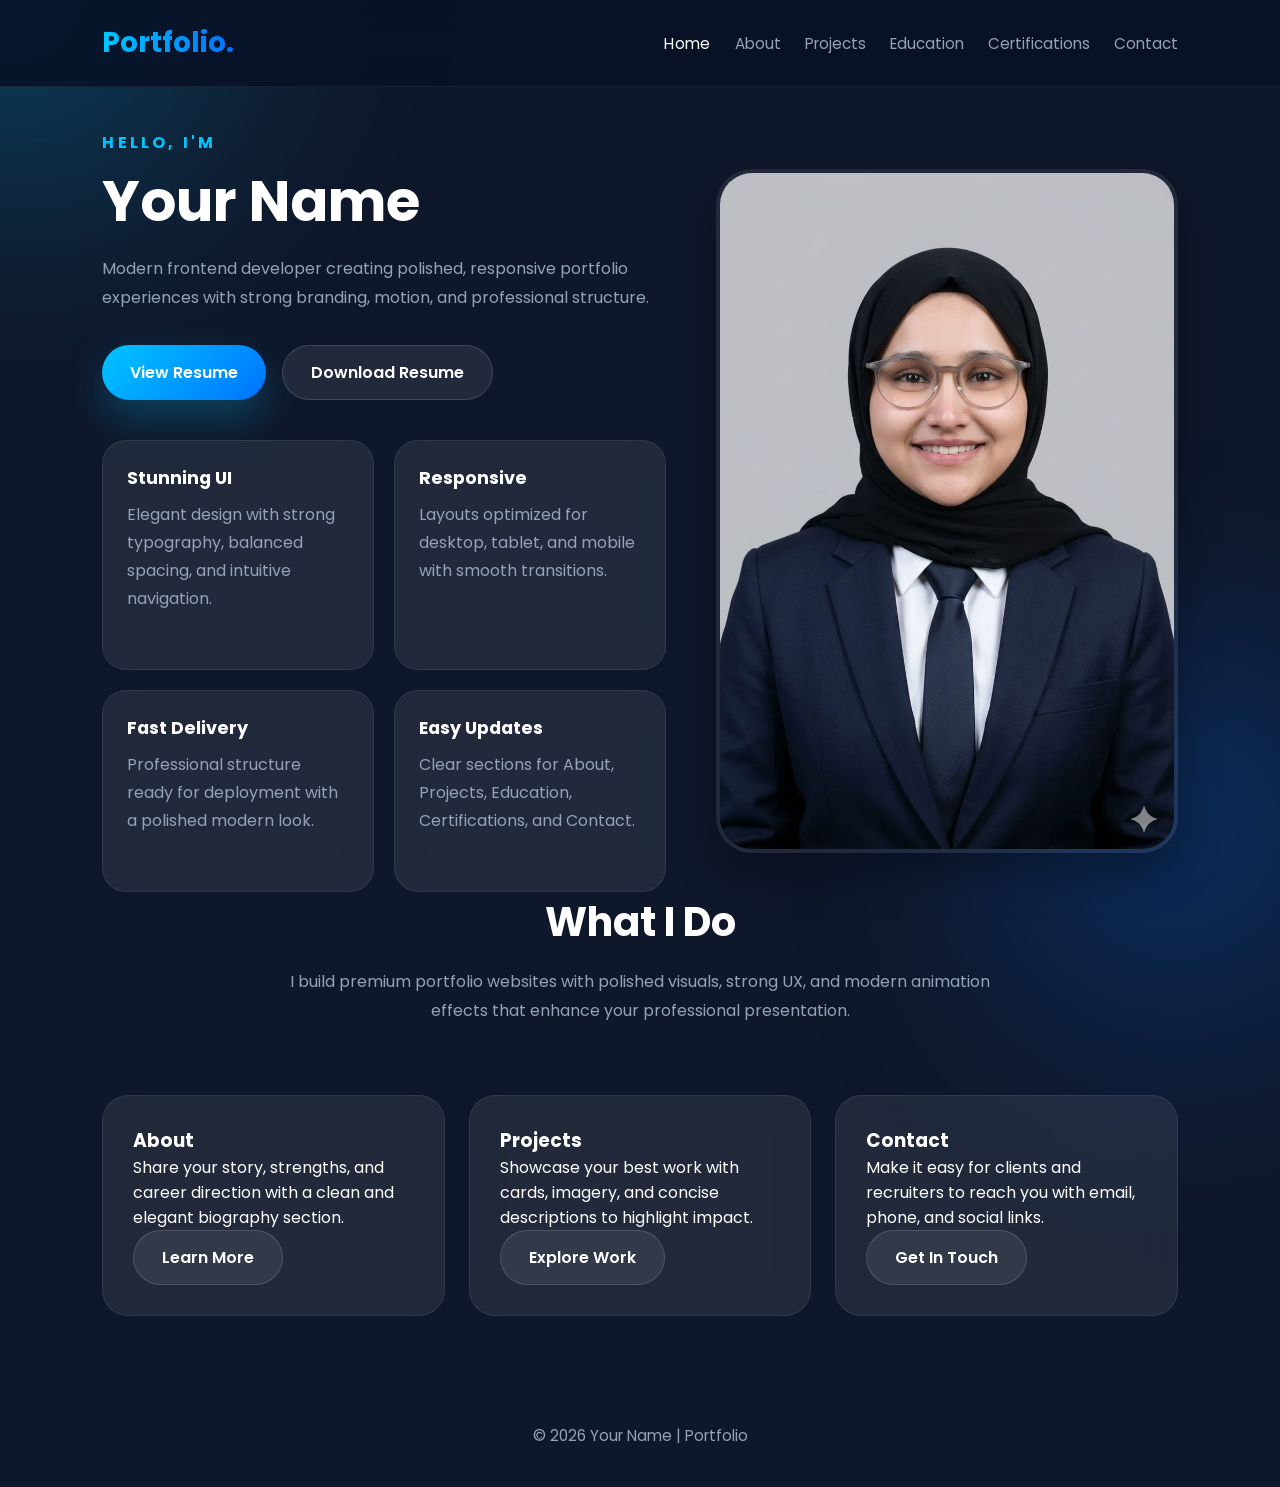
<file: index.html>
﻿<!DOCTYPE html>
<html lang="en">
<head>
  <meta charset="UTF-8" />
  <meta name="viewport" content="width=device-width, initial-scale=1.0" />
  <title>Home | Portfolio</title>
  <link rel="stylesheet" href="styles.css" />
  <link rel="stylesheet" href="https://cdnjs.cloudflare.com/ajax/libs/font-awesome/6.5.2/css/all.min.css" />
</head>
<body>
  <nav>
    <h1>Portfolio.</h1>
    <ul>
      <li><a href="index.html" class="active">Home</a></li>
      <li><a href="about.html">About</a></li>
      <li><a href="projects.html">Projects</a></li>
      <li><a href="education.html">Education</a></li>
      <li><a href="certifications.html">Certifications</a></li>
      <li><a href="contact.html">Contact</a></li>
    </ul>
  </nav>

  <main>
    <section class="hero">
      <div class="hero-text">
        <h3>Hello, I'm</h3>
        <h1>Your Name</h1>
        <p>Modern frontend developer creating polished, responsive portfolio experiences with strong branding, motion, and professional structure.</p>
        <div class="hero-buttons">
          <a href="resume.pdf" target="_blank" class="btn primary">View Resume</a>
          <a href="resume.pdf" download class="btn secondary">Download Resume</a>
        </div>
        <div class="hero-card-list">
          <div class="hero-card">
            <h4>Stunning UI</h4>
            <p>Elegant design with strong typography, balanced spacing, and intuitive navigation.</p>
          </div>
          <div class="hero-card">
            <h4>Responsive</h4>
            <p>Layouts optimized for desktop, tablet, and mobile with smooth transitions.</p>
          </div>
          <div class="hero-card">
            <h4>Fast Delivery</h4>
            <p>Professional structure ready for deployment with a polished modern look.</p>
          </div>
          <div class="hero-card">
            <h4>Easy Updates</h4>
            <p>Clear sections for About, Projects, Education, Certifications, and Contact.</p>
          </div>
        </div>
      </div>
      <div class="hero-image">
        <img src="profile.jpg" alt="Profile photo" />
      </div>
    </section>

    <section class="page-header">
      <h2>What I Do</h2>
      <p>I build premium portfolio websites with polished visuals, strong UX, and modern animation effects that enhance your professional presentation.</p>
    </section>

    <section class="grid-3" style="margin-top: 40px;">
      <div class="glass-panel">
        <h3>About</h3>
        <p>Share your story, strengths, and career direction with a clean and elegant biography section.</p>
        <a href="about.html" class="btn secondary">Learn More</a>
      </div>
      <div class="glass-panel">
        <h3>Projects</h3>
        <p>Showcase your best work with cards, imagery, and concise descriptions to highlight impact.</p>
        <a href="projects.html" class="btn secondary">Explore Work</a>
      </div>
      <div class="glass-panel">
        <h3>Contact</h3>
        <p>Make it easy for clients and recruiters to reach you with email, phone, and social links.</p>
        <a href="contact.html" class="btn secondary">Get In Touch</a>
      </div>
    </section>
  </main>

  <footer>
    © 2026 Your Name | Portfolio
  </footer>
</body>
</html>
</file>
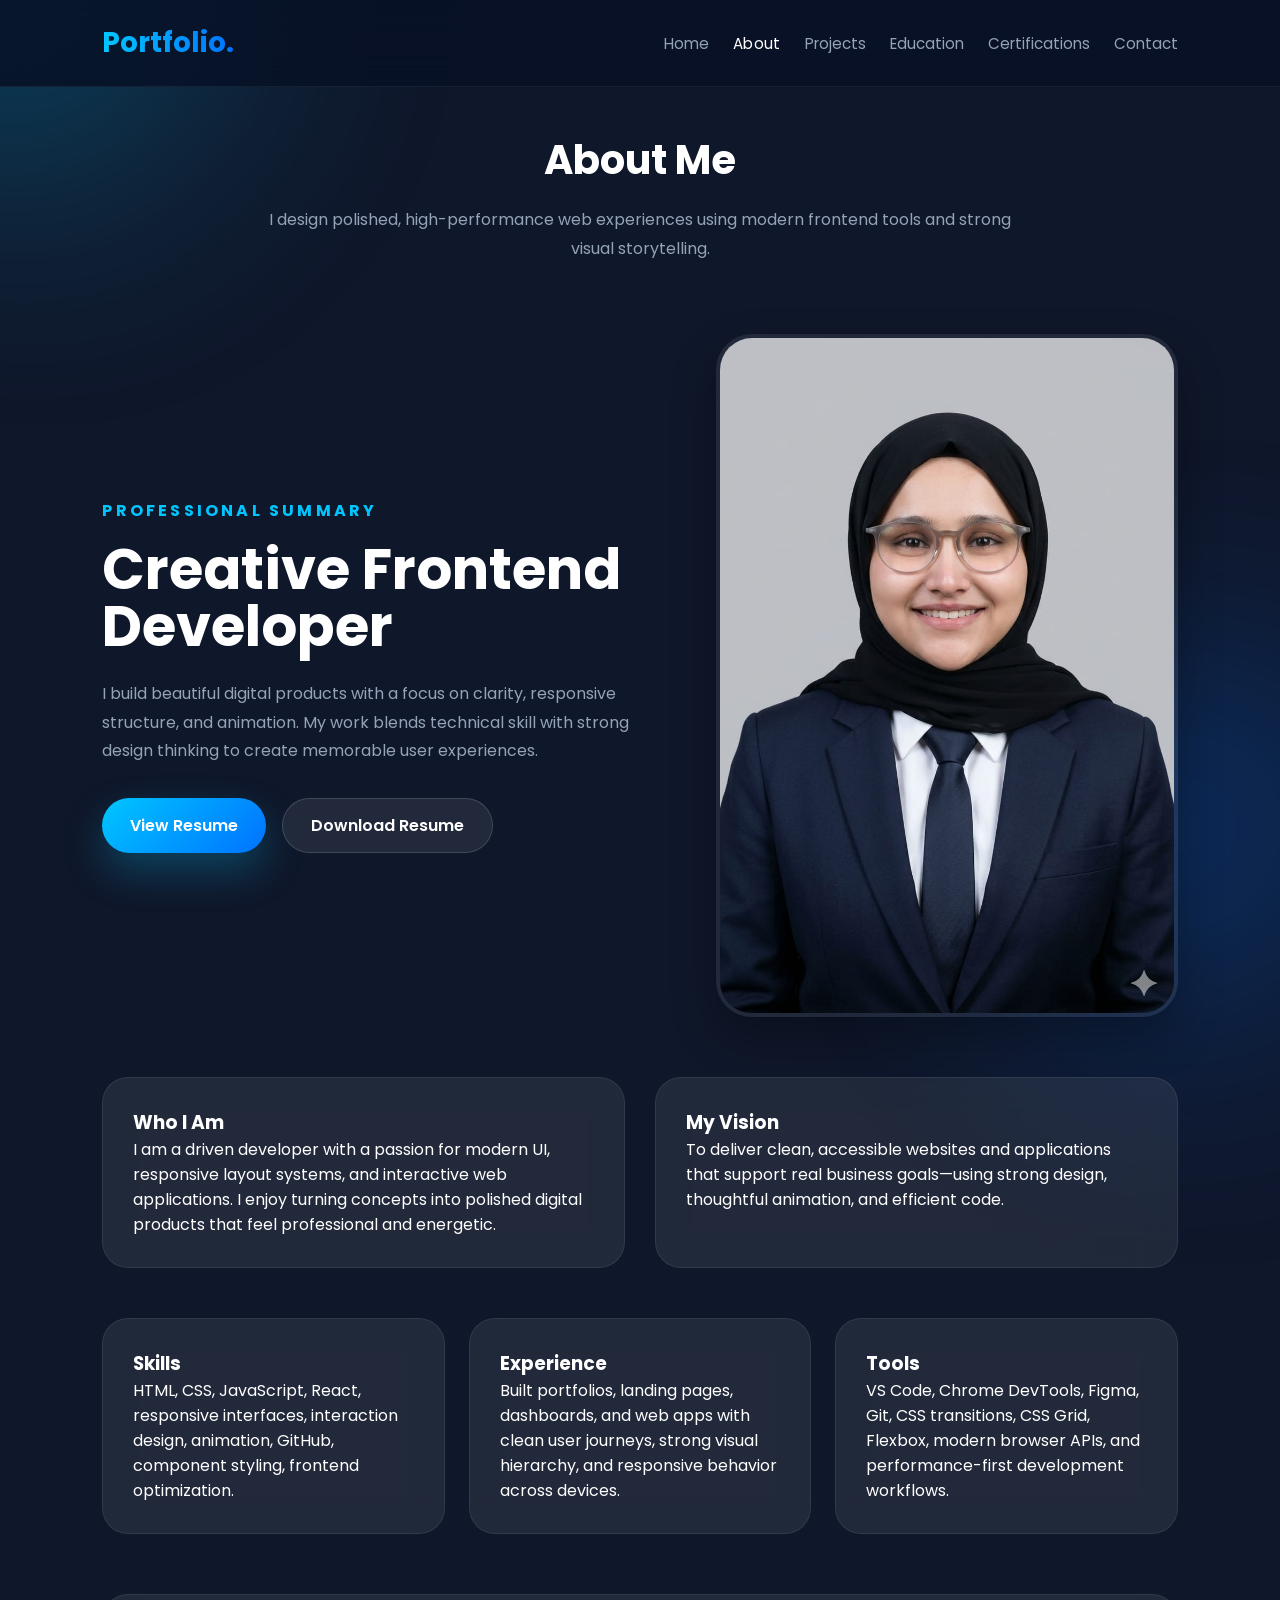
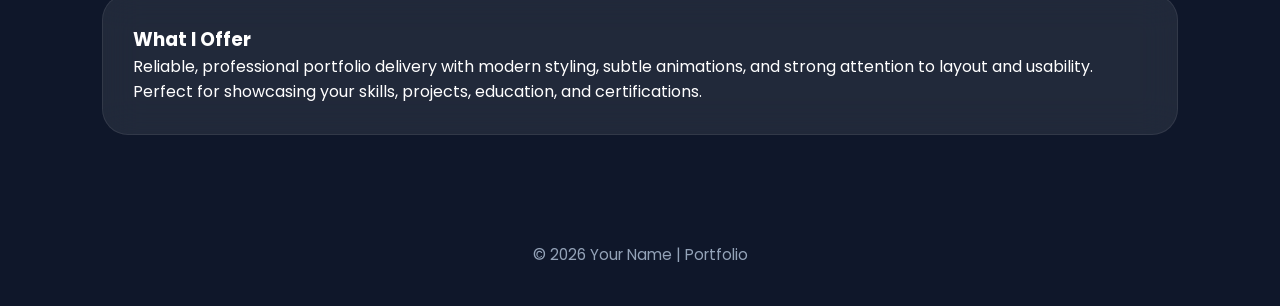
<file: about.html>
<!DOCTYPE html>
<html lang="en">
<head>
  <meta charset="UTF-8" />
  <meta name="viewport" content="width=device-width, initial-scale=1.0" />
  <title>About | Portfolio</title>
  <link rel="stylesheet" href="styles.css" />
  <link rel="stylesheet" href="https://cdnjs.cloudflare.com/ajax/libs/font-awesome/6.5.2/css/all.min.css" />
</head>
<body>
  <nav>
    <h1>Portfolio.</h1>
    <ul>
      <li><a href="index.html">Home</a></li>
      <li><a href="about.html" class="active">About</a></li>
      <li><a href="projects.html">Projects</a></li>
      <li><a href="education.html">Education</a></li>
      <li><a href="certifications.html">Certifications</a></li>
      <li><a href="contact.html">Contact</a></li>
    </ul>
  </nav>

  <main>
    <section class="page-header">
      <h2>About Me</h2>
      <p>I design polished, high-performance web experiences using modern frontend tools and strong visual storytelling.</p>
    </section>

    <section class="hero">
      <div class="hero-text">
        <h3>Professional Summary</h3>
        <h1>Creative Frontend Developer</h1>
        <p>I build beautiful digital products with a focus on clarity, responsive structure, and animation. My work blends technical skill with strong design thinking to create memorable user experiences.</p>
        <div class="hero-buttons">
          <a href="resume.pdf" target="_blank" class="btn primary">View Resume</a>
          <a href="resume.pdf" download class="btn secondary">Download Resume</a>
        </div>
      </div>

      <div class="hero-image">
        <img src="profile.jpg" alt="Profile photo" />
      </div>
    </section>

    <section class="grid-2" style="margin-top: 60px; gap: 30px;">
      <div class="glass-panel">
        <h3>Who I Am</h3>
        <p>I am a driven developer with a passion for modern UI, responsive layout systems, and interactive web applications. I enjoy turning concepts into polished digital products that feel professional and energetic.</p>
      </div>
      <div class="glass-panel">
        <h3>My Vision</h3>
        <p>To deliver clean, accessible websites and applications that support real business goals—using strong design, thoughtful animation, and efficient code.</p>
      </div>
    </section>

    <section class="grid-3" style="margin-top: 50px;">
      <div class="glass-panel">
        <h3>Skills</h3>
        <p>HTML, CSS, JavaScript, React, responsive interfaces, interaction design, animation, GitHub, component styling, frontend optimization.</p>
      </div>
      <div class="glass-panel">
        <h3>Experience</h3>
        <p>Built portfolios, landing pages, dashboards, and web apps with clean user journeys, strong visual hierarchy, and responsive behavior across devices.</p>
      </div>
      <div class="glass-panel">
        <h3>Tools</h3>
        <p>VS Code, Chrome DevTools, Figma, Git, CSS transitions, CSS Grid, Flexbox, modern browser APIs, and performance-first development workflows.</p>
      </div>
    </section>

    <section style="margin-top: 60px;">
      <div class="glass-panel">
        <h3>What I Offer</h3>
        <p>Reliable, professional portfolio delivery with modern styling, subtle animations, and strong attention to layout and usability. Perfect for showcasing your skills, projects, education, and certifications.</p>
      </div>
    </section>
  </main>

  <footer>
    © 2026 Your Name | Portfolio
  </footer>
</body>
</html>
</file>
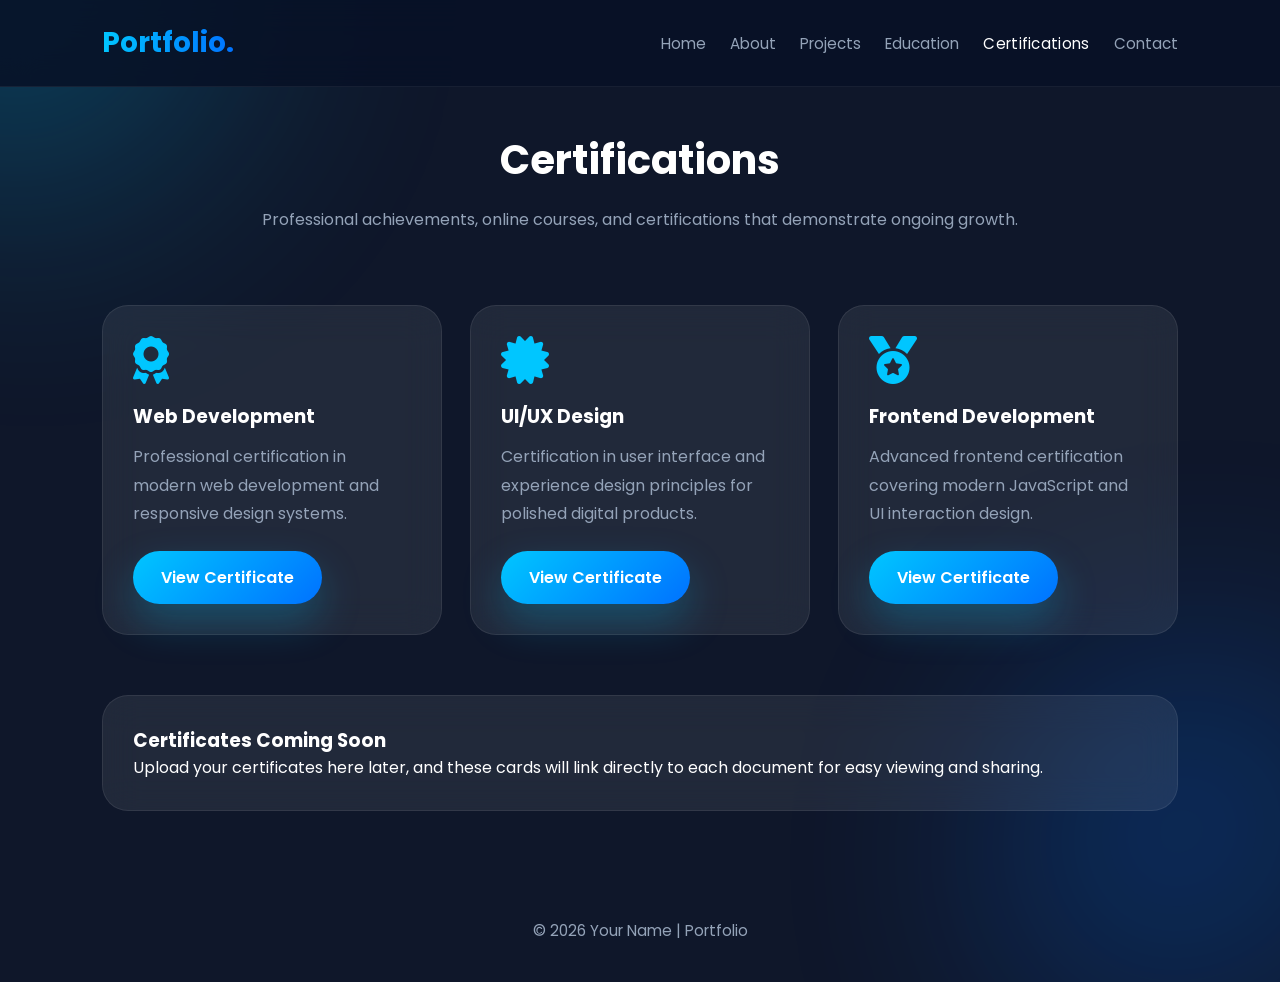
<file: certifications.html>
<!DOCTYPE html>
<html lang="en">
<head>
  <meta charset="UTF-8" />
  <meta name="viewport" content="width=device-width, initial-scale=1.0" />
  <title>Certifications | Portfolio</title>
  <link rel="stylesheet" href="styles.css" />
  <link rel="stylesheet" href="https://cdnjs.cloudflare.com/ajax/libs/font-awesome/6.5.2/css/all.min.css" />
</head>
<body>
  <nav>
    <h1>Portfolio.</h1>
    <ul>
      <li><a href="index.html">Home</a></li>
      <li><a href="about.html">About</a></li>
      <li><a href="projects.html">Projects</a></li>
      <li><a href="education.html">Education</a></li>
      <li><a href="certifications.html" class="active">Certifications</a></li>
      <li><a href="contact.html">Contact</a></li>
    </ul>
  </nav>

  <main>
    <section class="page-header">
      <h2>Certifications</h2>
      <p>Professional achievements, online courses, and certifications that demonstrate ongoing growth.</p>
    </section>

    <section class="certificate-grid">
      <article class="certificate-card">
        <i class="fa-solid fa-award"></i>
        <h3>Web Development</h3>
        <p>Professional certification in modern web development and responsive design systems.</p>
        <a href="contact.html" class="btn primary">View Certificate</a>
      </article>

      <article class="certificate-card">
        <i class="fa-solid fa-certificate"></i>
        <h3>UI/UX Design</h3>
        <p>Certification in user interface and experience design principles for polished digital products.</p>
        <a href="contact.html" class="btn primary">View Certificate</a>
      </article>

      <article class="certificate-card">
        <i class="fa-solid fa-medal"></i>
        <h3>Frontend Development</h3>
        <p>Advanced frontend certification covering modern JavaScript and UI interaction design.</p>
        <a href="contact.html" class="btn primary">View Certificate</a>
      </article>
    </section>

    <section style="margin-top: 60px;">
      <div class="glass-panel">
        <h3>Certificates Coming Soon</h3>
        <p>Upload your certificates here later, and these cards will link directly to each document for easy viewing and sharing.</p>
      </div>
    </section>
  </main>

  <footer>
    © 2026 Your Name | Portfolio
  </footer>
</body>
</html>
</file>
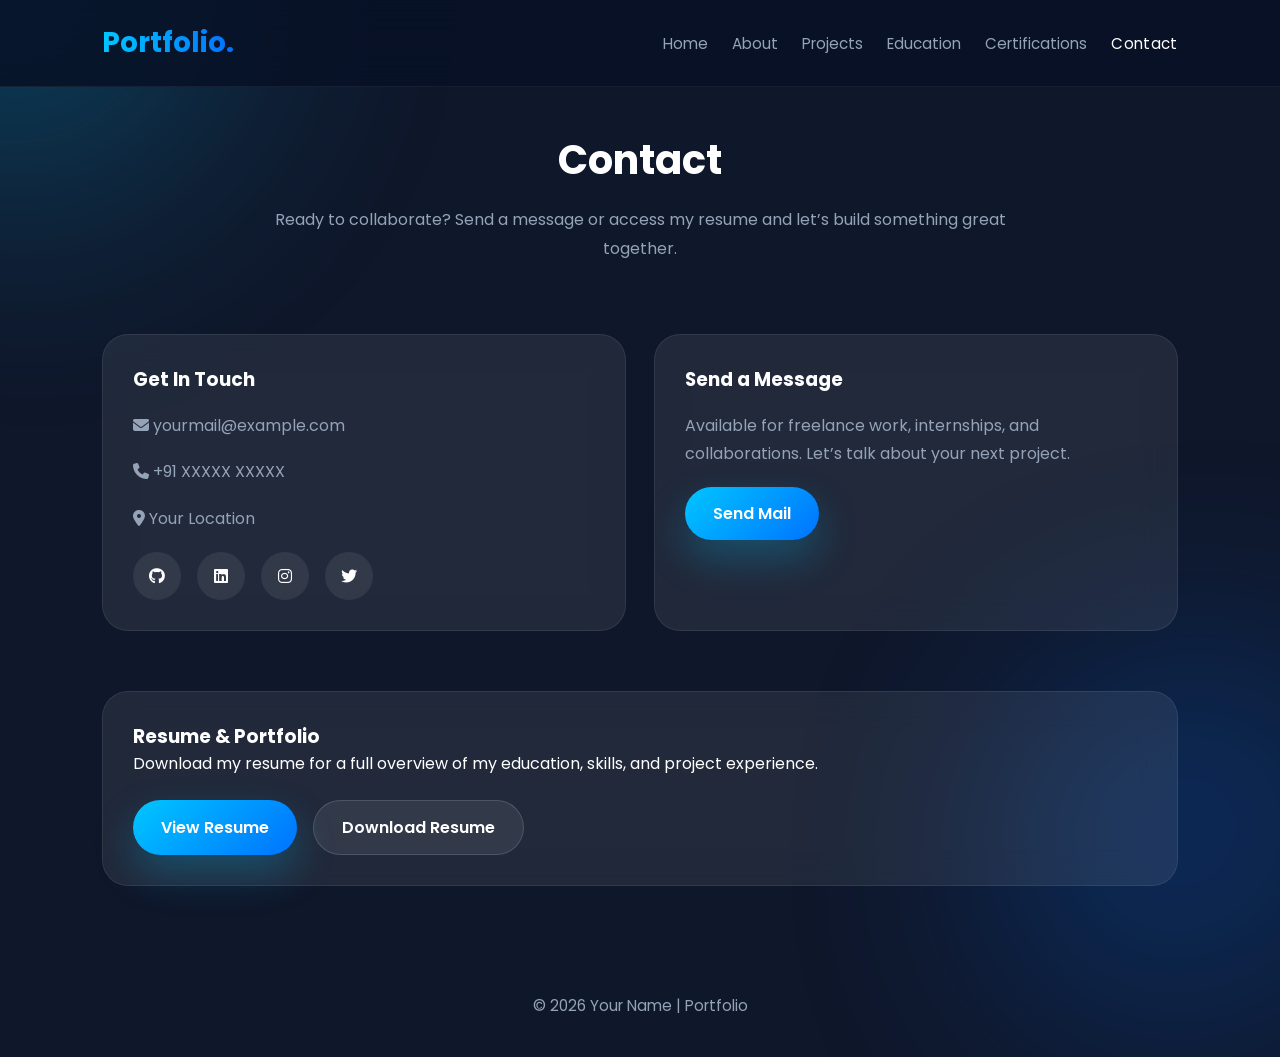
<file: contact.html>
<!DOCTYPE html>
<html lang="en">
<head>
  <meta charset="UTF-8" />
  <meta name="viewport" content="width=device-width, initial-scale=1.0" />
  <title>Contact | Portfolio</title>
  <link rel="stylesheet" href="styles.css" />
  <link rel="stylesheet" href="https://cdnjs.cloudflare.com/ajax/libs/font-awesome/6.5.2/css/all.min.css" />
</head>
<body>
  <nav>
    <h1>Portfolio.</h1>
    <ul>
      <li><a href="index.html">Home</a></li>
      <li><a href="about.html">About</a></li>
      <li><a href="projects.html">Projects</a></li>
      <li><a href="education.html">Education</a></li>
      <li><a href="certifications.html">Certifications</a></li>
      <li><a href="contact.html" class="active">Contact</a></li>
    </ul>
  </nav>

  <main>
    <section class="page-header">
      <h2>Contact</h2>
      <p>Ready to collaborate? Send a message or access my resume and let’s build something great together.</p>
    </section>

    <section class="contact-grid">
      <article class="contact-card">
        <h3>Get In Touch</h3>
        <p><i class="fa-solid fa-envelope"></i> <a href="mailto:yourmail@example.com">yourmail@example.com</a></p>
        <p><i class="fa-solid fa-phone"></i> +91 XXXXX XXXXX</p>
        <p><i class="fa-solid fa-location-dot"></i> Your Location</p>
        <div class="social-links">
          <a href="#"><i class="fab fa-github"></i></a>
          <a href="#"><i class="fab fa-linkedin"></i></a>
          <a href="#"><i class="fab fa-instagram"></i></a>
          <a href="#"><i class="fab fa-twitter"></i></a>
        </div>
      </article>

      <article class="contact-card">
        <h3>Send a Message</h3>
        <p>Available for freelance work, internships, and collaborations. Let’s talk about your next project.</p>
        <a href="mailto:yourmail@example.com" class="btn primary">Send Mail</a>
      </article>
    </section>

    <section style="margin-top: 60px;">
      <div class="glass-panel">
        <h3>Resume & Portfolio</h3>
        <p>Download my resume for a full overview of my education, skills, and project experience.</p>
        <div style="margin-top: 24px; display: flex; gap: 16px; flex-wrap: wrap;">
          <a href="resume.pdf" target="_blank" class="btn primary">View Resume</a>
          <a href="resume.pdf" download class="btn secondary">Download Resume</a>
        </div>
      </div>
    </section>
  </main>

  <footer>
    © 2026 Your Name | Portfolio
  </footer>
</body>
</html>
</file>
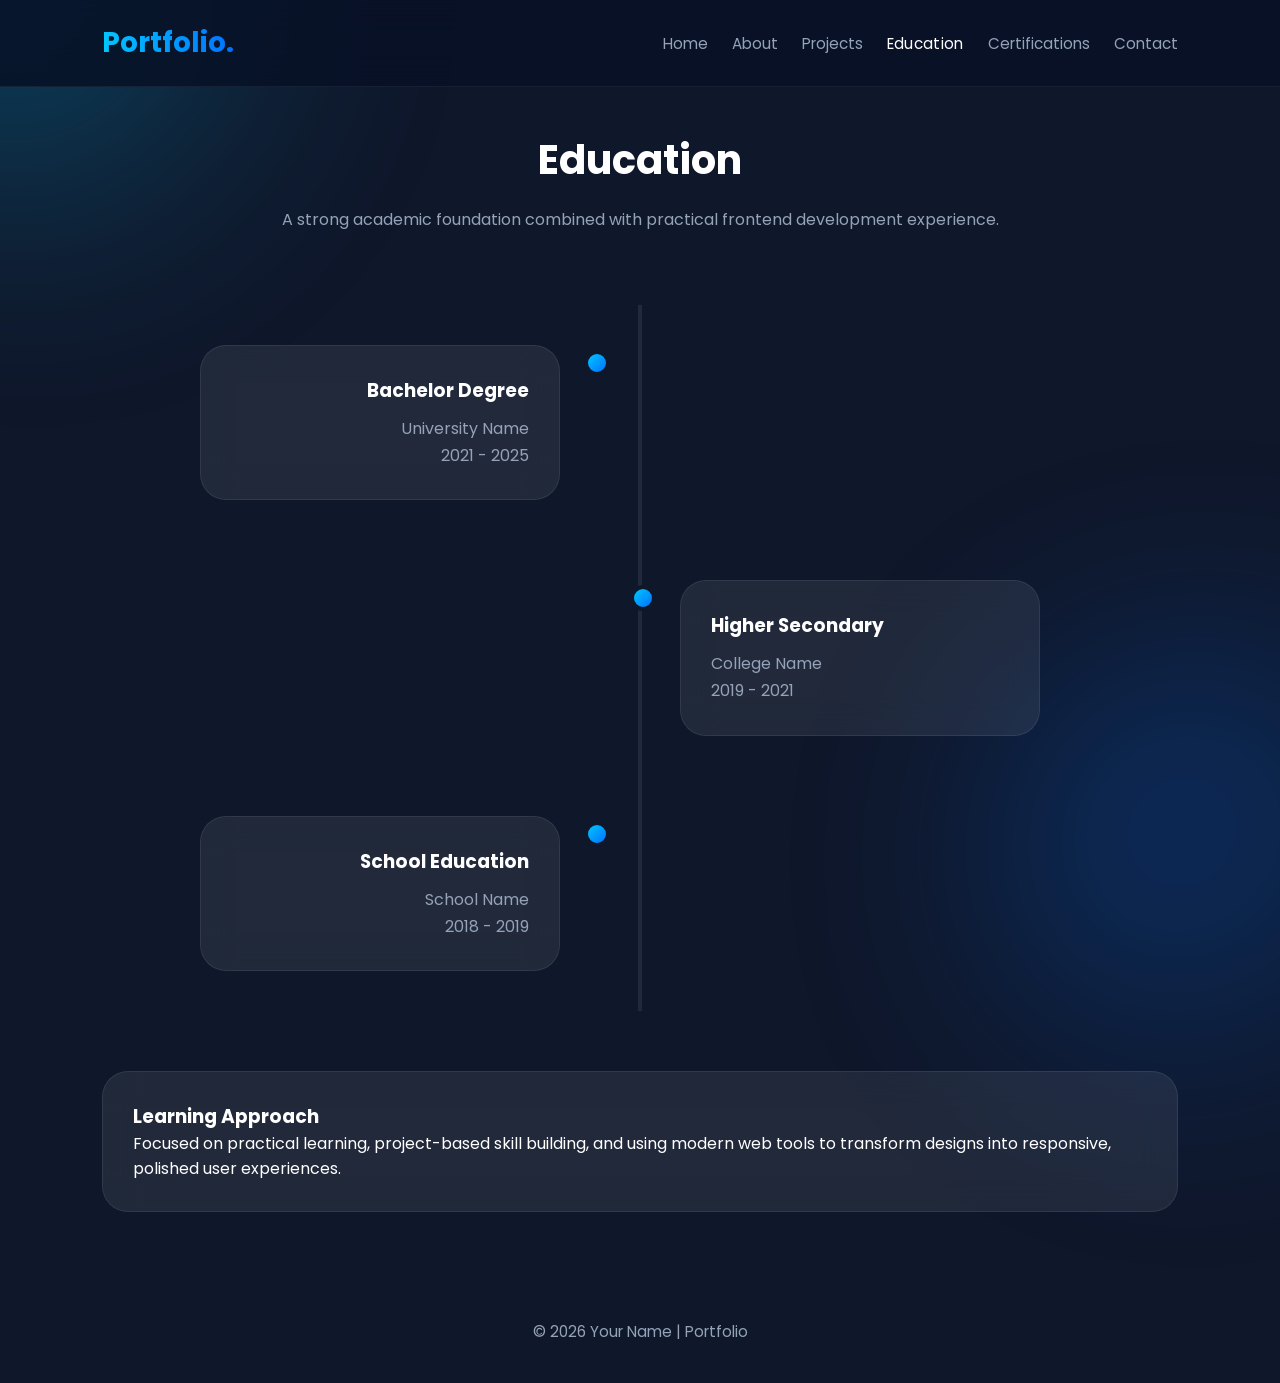
<file: education.html>
<!DOCTYPE html>
<html lang="en">
<head>
  <meta charset="UTF-8" />
  <meta name="viewport" content="width=device-width, initial-scale=1.0" />
  <title>Education | Portfolio</title>
  <link rel="stylesheet" href="styles.css" />
  <link rel="stylesheet" href="https://cdnjs.cloudflare.com/ajax/libs/font-awesome/6.5.2/css/all.min.css" />
</head>
<body>
  <nav>
    <h1>Portfolio.</h1>
    <ul>
      <li><a href="index.html">Home</a></li>
      <li><a href="about.html">About</a></li>
      <li><a href="projects.html">Projects</a></li>
      <li><a href="education.html" class="active">Education</a></li>
      <li><a href="certifications.html">Certifications</a></li>
      <li><a href="contact.html">Contact</a></li>
    </ul>
  </nav>

  <main>
    <section class="page-header">
      <h2>Education</h2>
      <p>A strong academic foundation combined with practical frontend development experience.</p>
    </section>

    <section class="timeline">
      <div class="timeline-item">
        <div class="timeline-box">
          <h3>Bachelor Degree</h3>
          <p>University Name</p>
          <p>2021 - 2025</p>
        </div>
      </div>

      <div class="timeline-item">
        <div class="timeline-box">
          <h3>Higher Secondary</h3>
          <p>College Name</p>
          <p>2019 - 2021</p>
        </div>
      </div>

      <div class="timeline-item">
        <div class="timeline-box">
          <h3>School Education</h3>
          <p>School Name</p>
          <p>2018 - 2019</p>
        </div>
      </div>
    </section>

    <section style="margin-top: 60px;">
      <div class="glass-panel">
        <h3>Learning Approach</h3>
        <p>Focused on practical learning, project-based skill building, and using modern web tools to transform designs into responsive, polished user experiences.</p>
      </div>
    </section>
  </main>

  <footer>
    © 2026 Your Name | Portfolio
  </footer>
</body>
</html>
</file>
<file: styles.css>
@import url('https://fonts.googleapis.com/css2?family=Poppins:wght@300;400;500;600;700&display=swap');

:root {
  --bg: #0f172a;
  --card: #111c34;
  --primary: #00c6ff;
  --secondary: #0072ff;
  --text: #ffffff;
  --gray: #94a3b8;
  --glass: rgba(255, 255, 255, 0.08);
  --shadow: 0 20px 45px rgba(0, 0, 0, 0.3);
}

* {
  margin: 0;
  padding: 0;
  box-sizing: border-box;
  scroll-behavior: smooth;
}

html {
  scroll-behavior: smooth;
}

body {
  font-family: 'Poppins', sans-serif;
  background: var(--bg);
  color: var(--text);
  overflow-x: hidden;
}

body::before,
body::after {
  content: '';
  position: fixed;
  width: 420px;
  height: 420px;
  border-radius: 50%;
  filter: blur(120px);
  z-index: -1;
  opacity: 0.45;
}

body::before {
  background: linear-gradient(135deg, var(--primary), transparent);
  top: -180px;
  left: -150px;
}

body::after {
  background: linear-gradient(135deg, var(--secondary), transparent);
  bottom: -180px;
  right: -150px;
}

img {
  display: block;
  width: 100%;
  height: auto;
}

a {
  color: inherit;
  text-decoration: none;
}

button,
.btn {
  display: inline-flex;
  align-items: center;
  justify-content: center;
  padding: 14px 28px;
  border-radius: 40px;
  border: none;
  cursor: pointer;
  font-weight: 600;
  transition: transform 0.3s ease, box-shadow 0.3s ease, background 0.3s ease;
}

.btn:hover,
button:hover {
  transform: translateY(-3px);
}

.btn.primary,
button.primary {
  background: linear-gradient(135deg, var(--primary), var(--secondary));
  color: #fff;
  box-shadow: 0 18px 40px rgba(0, 198, 255, 0.25);
}

.btn.secondary,
button.secondary {
  background: rgba(255, 255, 255, 0.08);
  color: #fff;
  border: 1px solid rgba(255, 255, 255, 0.14);
}

nav {
  width: 100%;
  position: fixed;
  top: 0;
  left: 0;
  padding: 22px 8%;
  display: flex;
  justify-content: space-between;
  align-items: center;
  background: rgba(8, 17, 38, 0.85);
  backdrop-filter: blur(18px);
  border-bottom: 1px solid rgba(255, 255, 255, 0.06);
  z-index: 1000;
}

nav h1 {
  font-size: 1.75rem;
  font-weight: 700;
  background: linear-gradient(90deg, var(--primary), var(--secondary));
  -webkit-background-clip: text;
  -webkit-text-fill-color: transparent;
}

nav ul {
  list-style: none;
  display: flex;
  gap: 24px;
  align-items: center;
  flex-wrap: wrap;
}

nav ul li a {
  font-size: 0.95rem;
  color: var(--gray);
  transition: color 0.25s ease;
}

nav ul li a:hover,
nav ul li a.active {
  color: #fff;
}
nav ul li a.active {
  letter-spacing: 0.02em;
}
main {
  padding: 130px 8% 80px;
}

.page-header {
  text-align: center;
  margin-bottom: 70px;
}

.page-header h2 {
  font-size: clamp(2.5rem, 2.2vw, 3.2rem);
  margin-bottom: 16px;
}

.page-header p {
  color: var(--gray);
  max-width: 760px;
  margin: 0 auto;
  line-height: 1.8;
}

.hero {
  display: grid;
  grid-template-columns: 1.1fr 0.9fr;
  gap: 50px;
  align-items: center;
}

.hero-text h3 {
  color: var(--primary);
  font-size: 1rem;
  letter-spacing: 0.2em;
  text-transform: uppercase;
  margin-bottom: 18px;
}

.hero-text h1 {
  font-size: clamp(3.5rem, 4vw, 5.2rem);
  line-height: 1.02;
  margin-bottom: 25px;
}

.hero-text p {
  color: var(--gray);
  max-width: 620px;
  line-height: 1.8;
  margin-bottom: 32px;
}

.hero-buttons {
  display: flex;
  flex-wrap: wrap;
  gap: 16px;
}

.hero-card-list {
  display: grid;
  grid-template-columns: repeat(2, minmax(180px, 1fr));
  gap: 20px;
  margin-top: 40px;
}

.hero-card {
  background: var(--glass);
  border: 1px solid rgba(255, 255, 255, 0.08);
  border-radius: 24px;
  padding: 24px;
  backdrop-filter: blur(16px);
  transition: transform 0.4s ease, box-shadow 0.4s ease;
}

.hero-card:hover {
  transform: translateY(-8px);
  box-shadow: var(--shadow);
}

.hero-card h4 {
  font-size: 1.1rem;
  margin-bottom: 10px;
}

.hero-card p {
  color: var(--gray);
  line-height: 1.75;
}

.hero-image {
  position: relative;
  max-width: 520px;
  margin: 0 auto;
}

.hero-image img {
  width: 100%;
  border-radius: 36px;
  border: 4px solid rgba(255, 255, 255, 0.08);
  box-shadow: var(--shadow);
  animation: float 6s ease-in-out infinite;
}

.glass-panel,
.project-card,
.contact-card,
.certificate-card,
.timeline-box {
  background: var(--glass);
  border-radius: 26px;
  padding: 30px;
  border: 1px solid rgba(255, 255, 255, 0.08);
  backdrop-filter: blur(18px);
  transition: transform 0.4s ease, box-shadow 0.4s ease;
}

.glass-panel:hover,
.project-card:hover,
.contact-card:hover,
.certificate-card:hover,
.timeline-box:hover {
  transform: translateY(-10px);
  box-shadow: var(--shadow);
}

.grid-3 {
  display: grid;
  grid-template-columns: repeat(3, minmax(220px, 1fr));
  gap: 24px;
}

.grid-2 {
  display: grid;
  grid-template-columns: repeat(2, minmax(260px, 1fr));
  gap: 24px;
}

.projects {
  display: grid;
  grid-template-columns: repeat(auto-fit, minmax(280px, 1fr));
  gap: 28px;
}

.project-card img {
  width: 100%;
  height: 220px;
  object-fit: cover;
  border-radius: 24px;
}

.project-card h3 {
  margin: 22px 0 12px;
}

.project-card p {
  color: var(--gray);
  line-height: 1.8;
  margin-bottom: 18px;
}

.timeline {
  position: relative;
  margin: 0 auto;
  max-width: 960px;
}

.timeline::before {
  content: '';
  position: absolute;
  left: 50%;
  top: 0;
  transform: translateX(-50%);
  width: 4px;
  height: 100%;
  background: rgba(255, 255, 255, 0.08);
}

.timeline-item {
  position: relative;
  width: calc(50% - 40px);
  padding: 40px;
}

.timeline-item:nth-child(odd) {
  left: 0;
  text-align: right;
}

.timeline-item:nth-child(even) {
  left: 50%;
}

.timeline-item::after {
  content: '';
  position: absolute;
  top: 45px;
  width: 18px;
  height: 18px;
  border-radius: 50%;
  background: linear-gradient(135deg, var(--primary), var(--secondary));
  border: 4px solid var(--bg);
}

.timeline-item:nth-child(odd)::after {
  right: -10px;
}

.timeline-item:nth-child(even)::after {
  left: -10px;
}

.timeline-box h3 {
  margin-bottom: 10px;
}

.timeline-box p {
  color: var(--gray);
  line-height: 1.7;
}

.certificate-grid {
  display: grid;
  grid-template-columns: repeat(auto-fit, minmax(280px, 1fr));
  gap: 28px;
}

.certificate-card i {
  font-size: 3rem;
  color: var(--primary);
  margin-bottom: 18px;
}

.certificate-card h3 {
  margin-bottom: 12px;
}

.certificate-card p {
  color: var(--gray);
  line-height: 1.8;
  margin-bottom: 22px;
}

.contact-grid {
  display: grid;
  grid-template-columns: repeat(auto-fit, minmax(300px, 1fr));
  gap: 28px;
}

.contact-card h3 {
  margin-bottom: 18px;
}

.contact-card p {
  color: var(--gray);
  line-height: 1.8;
  margin-bottom: 18px;
}

.social-links {
  display: flex;
  flex-wrap: wrap;
  gap: 16px;
  margin-top: 16px;
}

.social-links a {
  width: 48px;
  height: 48px;
  display: inline-flex;
  align-items: center;
  justify-content: center;
  border-radius: 50%;
  background: rgba(255, 255, 255, 0.08);
  color: #fff;
  transition: transform 0.3s ease, background 0.3s ease;
}

.social-links a:hover {
  transform: translateY(-4px);
  background: linear-gradient(135deg, var(--primary), var(--secondary));
}

footer {
  padding: 28px 8% 40px;
  text-align: center;
  color: var(--gray);
  font-size: 0.95rem;
}

@keyframes float {
  0%, 100% {
    transform: translateY(0px);
  }
  50% {
    transform: translateY(-18px);
  }
}

@media (max-width: 1024px) {
  .hero {
    grid-template-columns: 1fr;
  }

  .grid-3,
  .grid-2,
  .certificate-grid,
  .contact-grid,
  .projects {
    grid-template-columns: 1fr;
  }

  .timeline {
    padding-left: 20px;
  }

  .timeline::before {
    left: 20px;
  }

  .timeline-item,
  .timeline-item:nth-child(even) {
    width: 100%;
    left: 0;
    text-align: left;
    padding-left: 70px;
  }

  .timeline-item::after {
    left: 12px;
  }
}

@media (max-width: 720px) {
  nav {
    padding: 18px 6%;
  }

  nav ul {
    gap: 14px;
  }

  .page-header h2 {
    font-size: 2.4rem;
  }

  .hero-text h1 {
    font-size: 2.8rem;
  }

  .hero-card-list {
    grid-template-columns: 1fr;
  }
}
</file>
